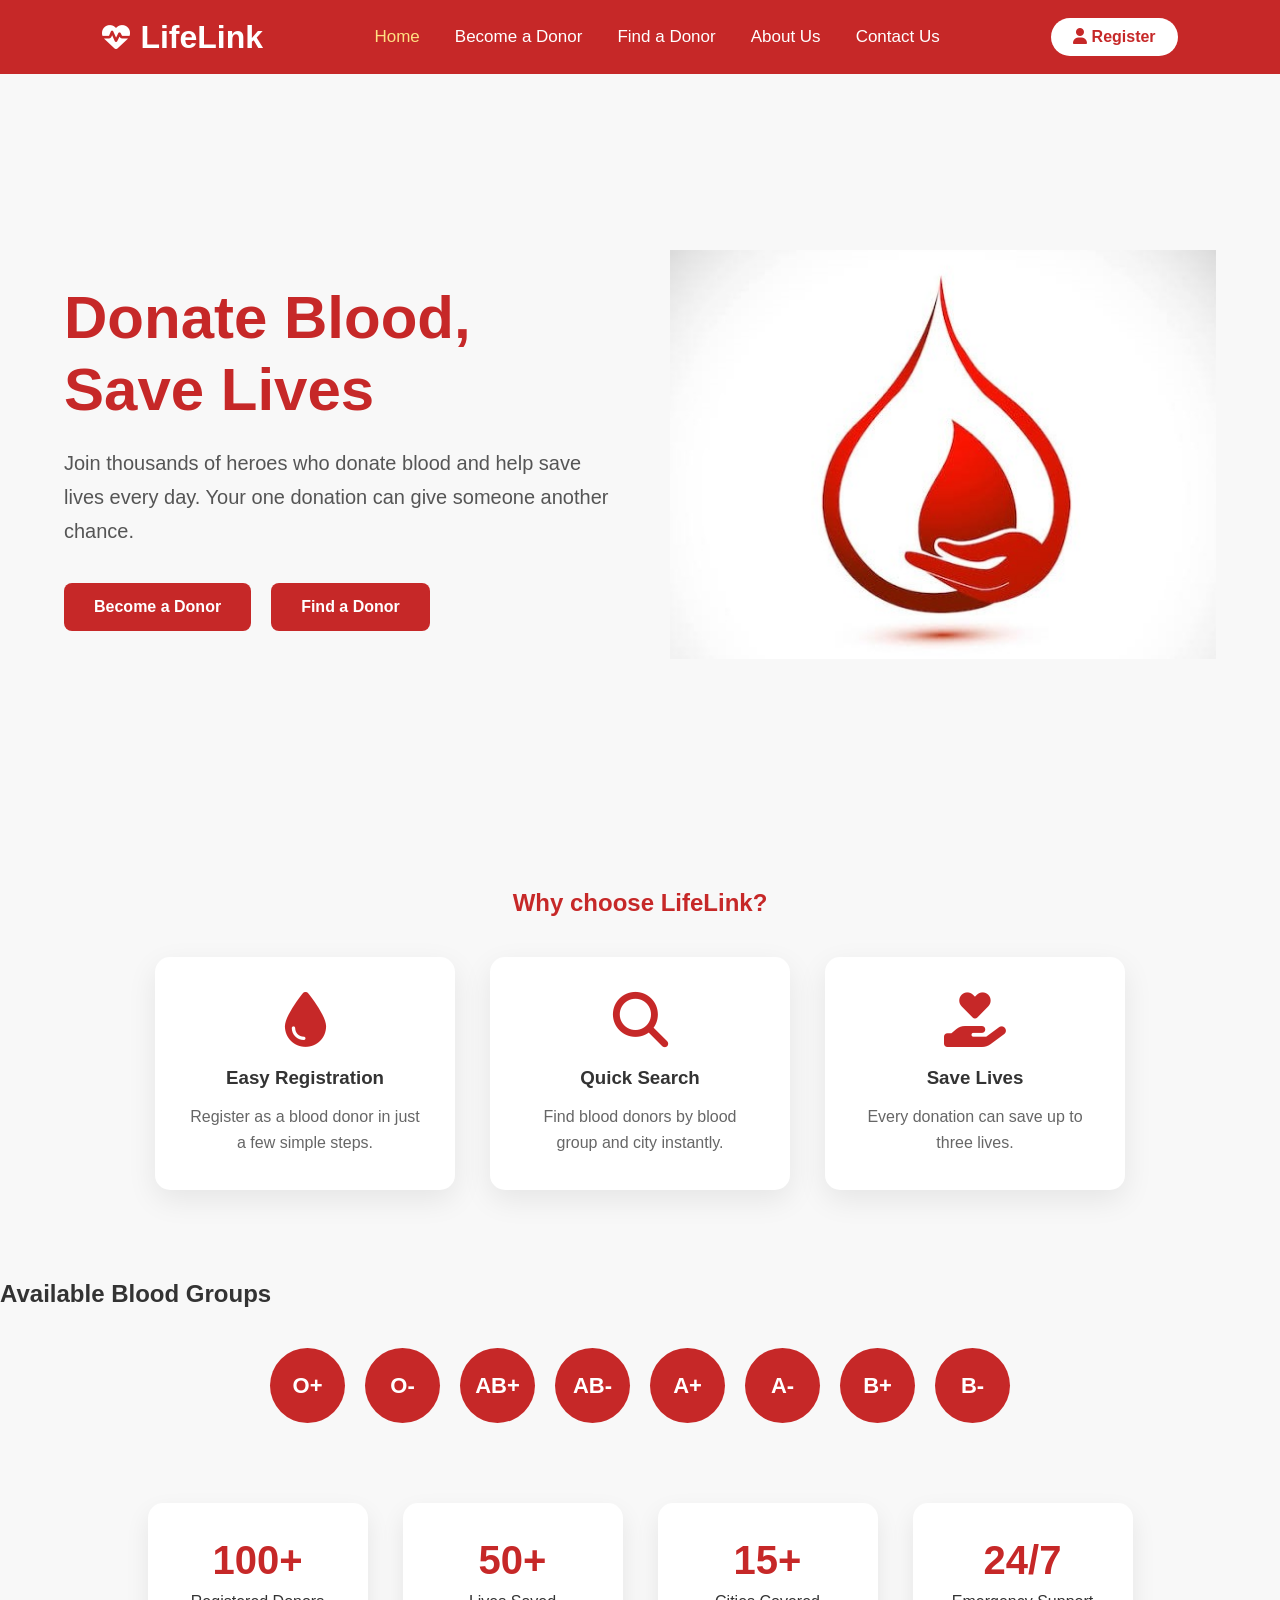
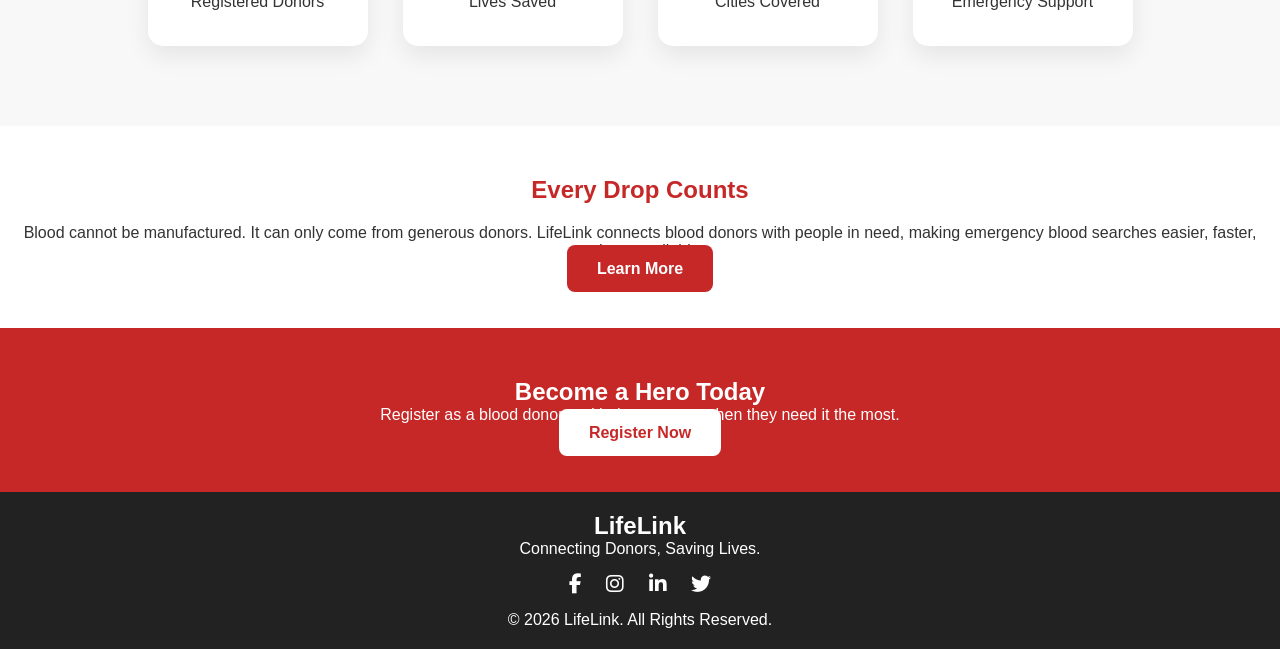
<file: index.html>
<!DOCTYPE html>
<html lang="en">
<head>
    <meta charset="UTF-8">
    <meta name="viewport" content="width=device-width, initial-scale=1.0">
    <title>LifeLink</title>
    <link href="style.css" rel="stylesheet">
    <link href="https://fonts.googleapis.com/css2?family=Poppins:wght@300;400;500;600;700&display=swap" rel="stylesheet">
    <link rel="stylesheet" href="https://cdnjs.cloudflare.com/ajax/libs/font-awesome/6.5.2/css/all.min.css">
</head>
<body>
<!------Navbar-------->
<header>

    <div class="logo">
        <i class="fa-solid fa-heart-pulse"></i>
        <span>LifeLink</span>
    </div>
<nav>
    <ul>
        <li><a href="index.html" class="active">Home</a></li>
        <li><a href="register.html">Become a Donor</a></li>
        <li><a href="search.html">Find a Donor</a></li>
        <li><a href="about.html">About Us</a></li>
        <li><a href="contact.html">Contact Us</a></li>
    </ul>
</nav>
    <a href="register.html" class="login-btn">
        <i class="fa-solid fa-user"></i>
        Register
    </a>

</header>
<!------Hero Section-------->
<section class="hero">
    <div class="hero-text">
        <h1>Donate Blood, Save Lives</h1>
         <p>
            Join thousands of heroes who donate blood and
            help save lives every day.
            Your one donation can give someone another chance.
        </p>
        <div class="button">
            <a href="register.html" class="btn">Become a Donor</a>
            <a href="search.html" class="btn">Find a Donor</a>
        </div>
    </div>
    <!----Hero Image-------->
    <div class="hero-image">
        <img src="lifelink.jpg" alt="Hero Image">
    </div>
</section>


<!------Features Section-------->
<section class="features">
    <h2>Why choose LifeLink?</h2>
    <div class="features-container">
        <div class="card">
            <i class="fa-solid fa-droplet"></i>
            <h3>Easy Registration</h3>

            <p>
                Register as a blood donor in just a few simple steps.
            </p>

        </div>

        <div class="card">

            <i class="fa-solid fa-magnifying-glass"></i>

            <h3>Quick Search</h3>

            <p>
                Find blood donors by blood group and city instantly.
            </p>

        </div>

        <div class="card">

            <i class="fa-solid fa-hand-holding-heart"></i>

            <h3>Save Lives</h3>

            <p>
                Every donation can save up to three lives.
            </p>

        </div>

    </div>

</section>

<!-- ================= BLOOD GROUPS ================= -->

<section class="blood-groups">

    <h2>Available Blood Groups</h2>

    <div class="groups">

        
        <div>O+</div>
        <div>O-</div>
        <div>AB+</div>
        <div>AB-</div>
        <div>A+</div>
        <div>A-</div>
        <div>B+</div>
        <div>B-</div>
        
        

    </div>

</section>

<!-- ================= STATS ================= -->

<section class="stats">

    <div class="stat-box">

        <h2>100+</h2>

        <p>Registered Donors</p>

    </div>

    <div class="stat-box">

        <h2>50+</h2>

        <p>Lives Saved</p>

    </div>

    <div class="stat-box">

        <h2>15+</h2>

        <p>Cities Covered</p>

    </div>

    <div class="stat-box">

        <h2>24/7</h2>

        <p>Emergency Support</p>

    </div>

</section>

<!-- ================= ABOUT ================= -->

<section class="about-home">

    <div class="about-text">

        <h2>Every Drop Counts</h2>

        <p>

            Blood cannot be manufactured. It can only come from
            generous donors.

            LifeLink connects blood donors with people in need,
            making emergency blood searches easier, faster,
            and more reliable.

        </p>

        <a href="about.html" class="btn">
            Learn More
        </a>

    </div>

</section>

<!-- ================= CALL TO ACTION ================= -->

<section class="cta">

    <h2>Become a Hero Today</h2>

    <p>

        Register as a blood donor and help someone when they
        need it the most.

    </p>

    <a href="register.html" class="btn">
        Register Now
    </a>

</section>

<!-- ================= FOOTER ================= -->

<footer>

    <div class="footer-content">

        <h2>LifeLink</h2>

        <p>
            Connecting Donors, Saving Lives.
        </p>

        <div class="social-icons">

            <a href="#"><i class="fab fa-facebook-f"></i></a>

            <a href="#"><i class="fab fa-instagram"></i></a>

            <a href="#"><i class="fab fa-linkedin-in"></i></a>

            <a href="#"><i class="fab fa-twitter"></i></a>

        </div>

        <p class="copyright">

            © 2026 LifeLink. All Rights Reserved.

        </p>

    </div>

</footer>

        </body>
</html>
</file>
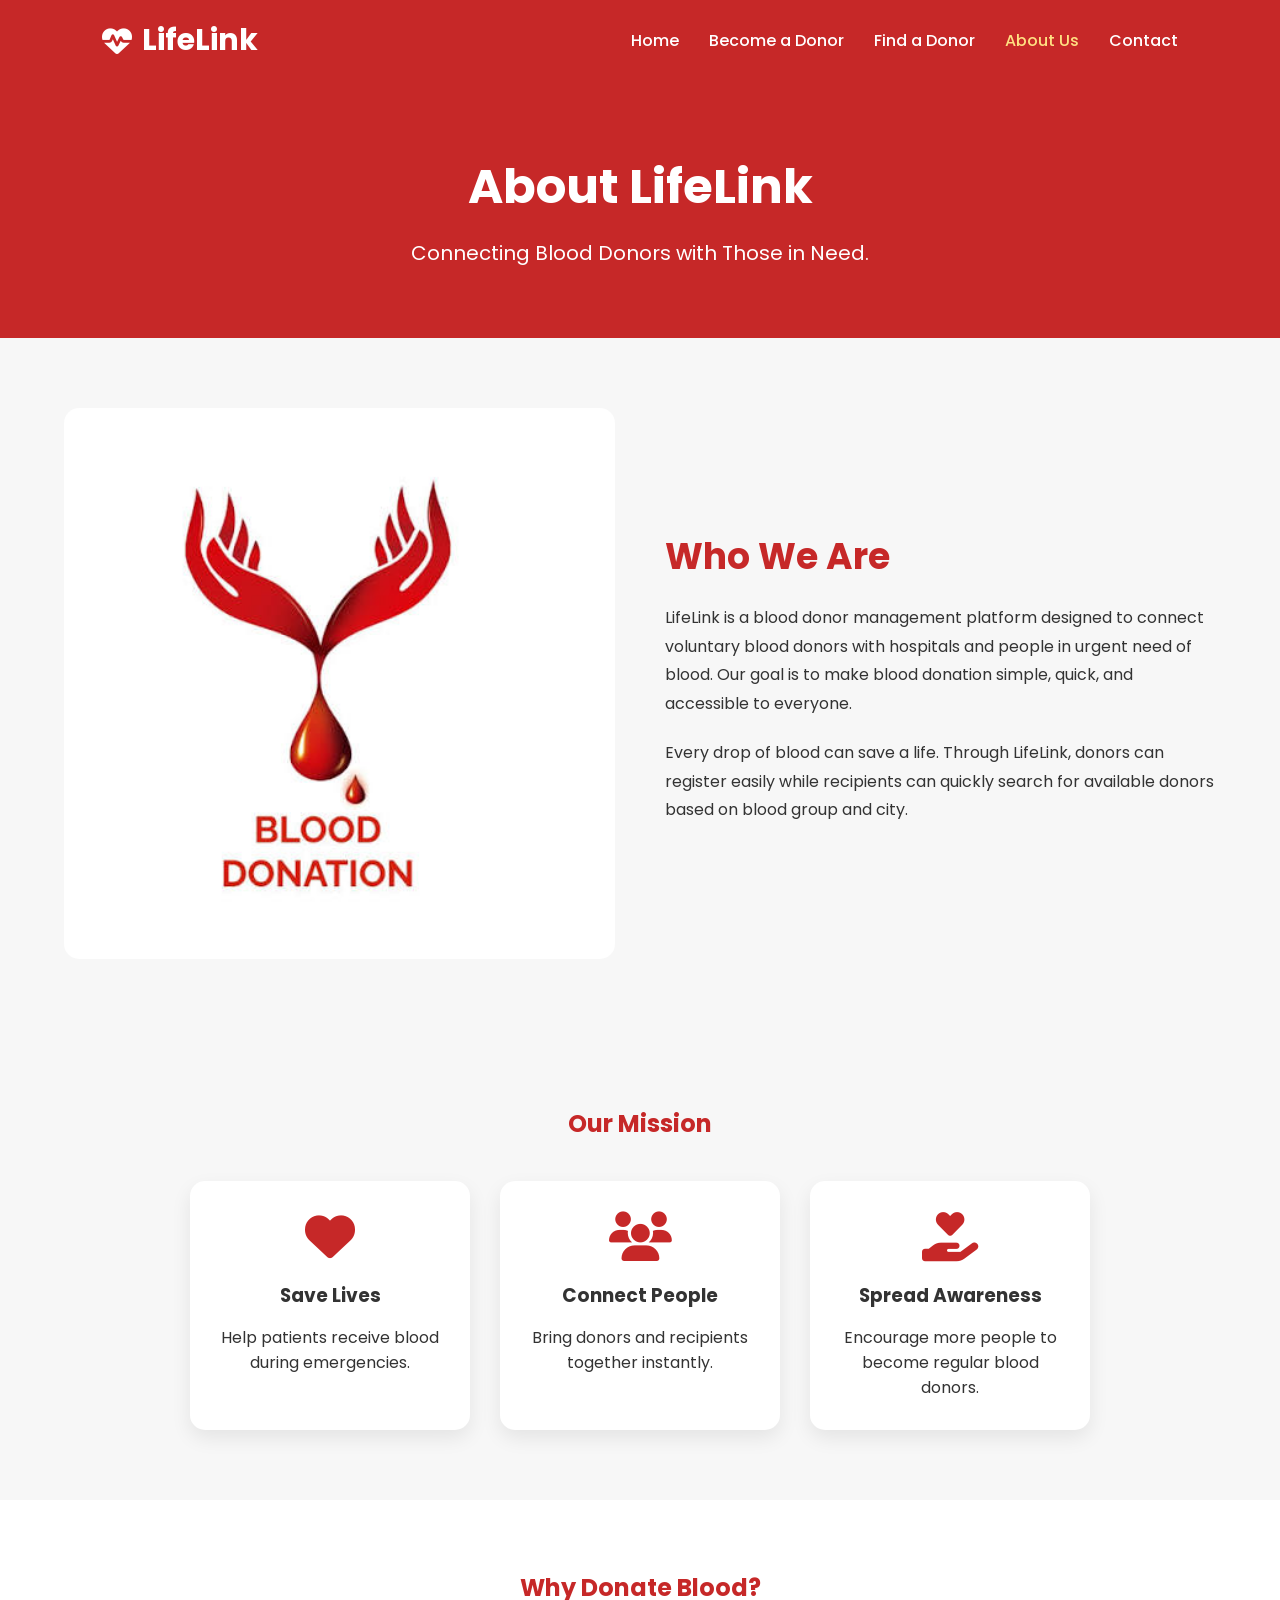
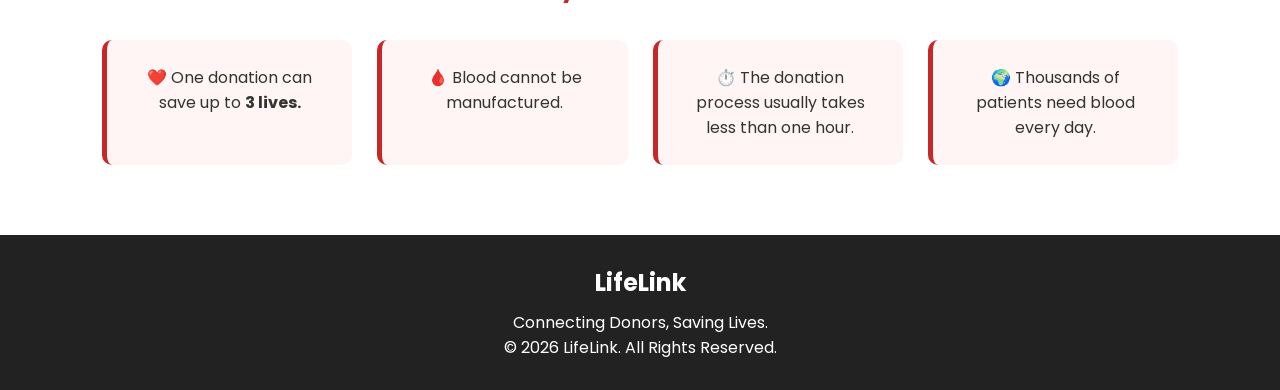
<file: about.html>
<!DOCTYPE html>
<html lang="en">
<head>
    <meta charset="UTF-8">
    <meta name="viewport" content="width=device-width, initial-scale=1.0">
    <title>About Us | LifeLink</title>

    <link rel="stylesheet" href="about.css">

    <link href="https://fonts.googleapis.com/css2?family=Poppins:wght@300;400;500;600;700&display=swap" rel="stylesheet">

    <link rel="stylesheet" href="https://cdnjs.cloudflare.com/ajax/libs/font-awesome/6.5.2/css/all.min.css">

</head>
<body>

<!-- Navbar -->

<header>

    <div class="logo">
        <i class="fa-solid fa-heart-pulse"></i>
        <span>LifeLink</span>
    </div>

    <nav>

        <ul>

            <li><a href="index.html">Home</a></li>
            <li><a href="register.html">Become a Donor</a></li>
            <li><a href="search.html">Find a Donor</a></li>
            <li><a href="about.html" class="active">About Us</a></li>
            <li><a href="contact.html">Contact</a></li>

        </ul>

    </nav>

</header>

<!-- Hero -->

<section class="hero">

    <h1>About LifeLink</h1>

    <p>
        Connecting Blood Donors with Those in Need.
    </p>

</section>

<!-- About -->

<section class="about">

    <div class="about-image">

        <img src="bloodDonor.jpg" alt="Blood Donation">

    </div>

    <div class="about-content">

        <h2>Who We Are</h2>

        <p>
            LifeLink is a blood donor management platform designed to
            connect voluntary blood donors with hospitals and people
            in urgent need of blood. Our goal is to make blood donation
            simple, quick, and accessible to everyone.
        </p>

        <p>
            Every drop of blood can save a life. Through LifeLink,
            donors can register easily while recipients can quickly
            search for available donors based on blood group and city.
        </p>

    </div>

</section>

<!-- Mission -->

<section class="mission">

    <h2>Our Mission</h2>

    <div class="cards">

        <div class="card">

            <i class="fa-solid fa-heart"></i>

            <h3>Save Lives</h3>

            <p>
                Help patients receive blood during emergencies.
            </p>

        </div>

        <div class="card">

            <i class="fa-solid fa-users"></i>

            <h3>Connect People</h3>

            <p>
                Bring donors and recipients together instantly.
            </p>

        </div>

        <div class="card">

            <i class="fa-solid fa-hand-holding-heart"></i>

            <h3>Spread Awareness</h3>

            <p>
                Encourage more people to become regular blood donors.
            </p>

        </div>

    </div>

</section>

<!-- Facts -->

<section class="facts">

    <h2>Why Donate Blood?</h2>

    <div class="fact-container">

        <div class="fact">
            ❤️ One donation can save up to <b>3 lives.</b>
        </div>

        <div class="fact">
            🩸 Blood cannot be manufactured.
        </div>

        <div class="fact">
            ⏱️ The donation process usually takes less than one hour.
        </div>

        <div class="fact">
            🌍 Thousands of patients need blood every day.
        </div>

    </div>

</section>

<!-- Footer -->

<footer>

    <h2>LifeLink</h2>

    <p>Connecting Donors, Saving Lives.</p>

    <p>© 2026 LifeLink. All Rights Reserved.</p>

</footer>

</body>
</html>
</file>
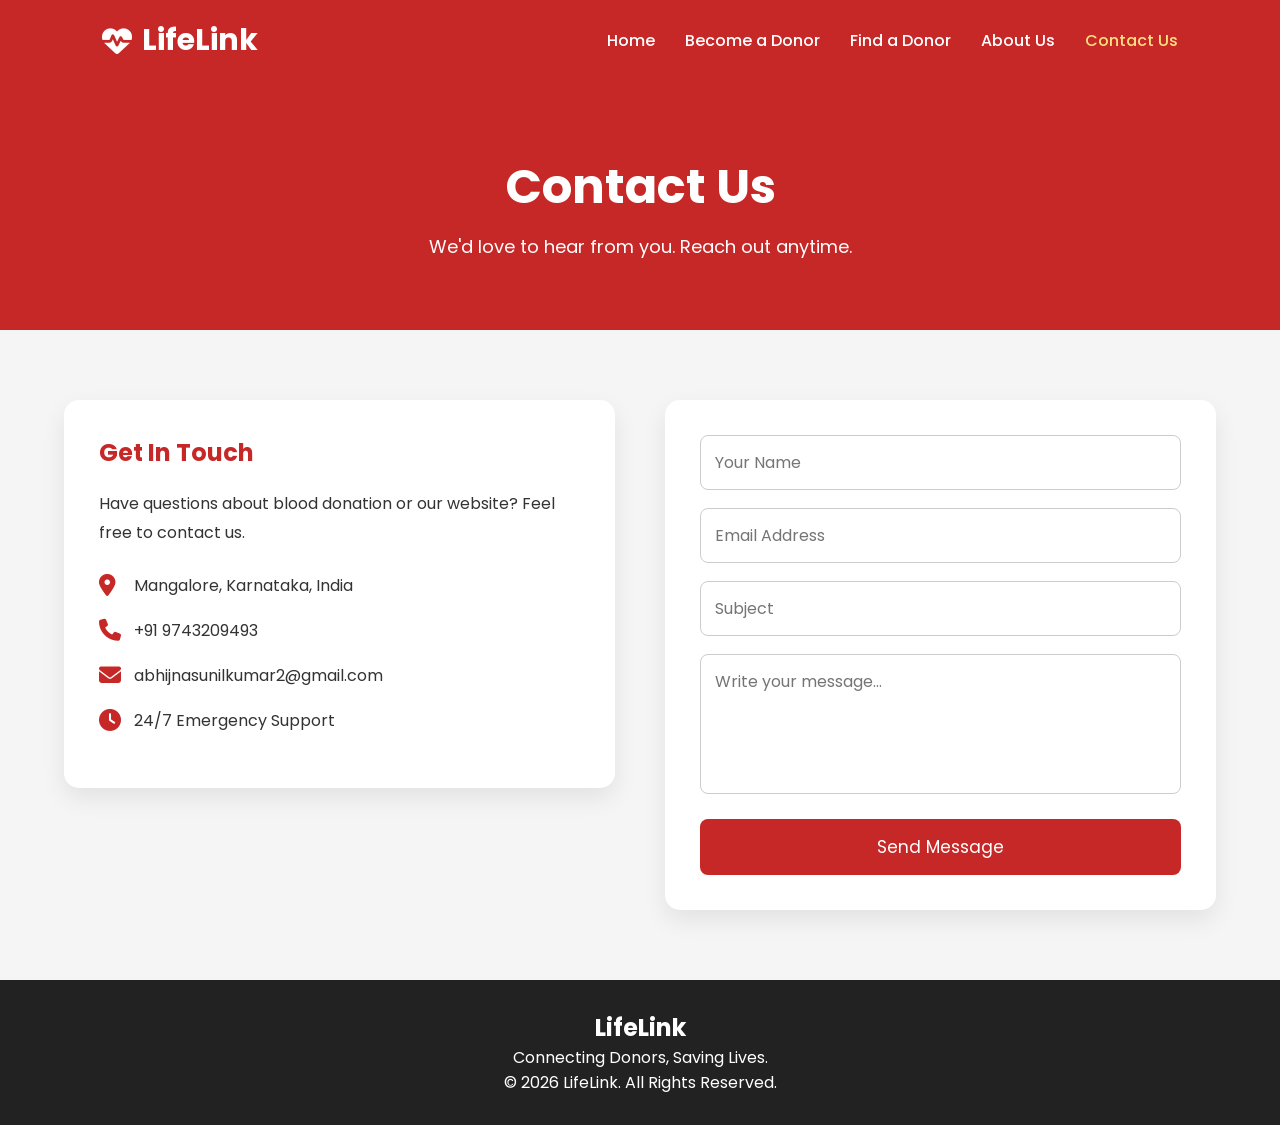
<file: contact.html>
<!DOCTYPE html>
<html lang="en">
<head>
<meta charset="UTF-8">
<meta name="viewport" content="width=device-width, initial-scale=1.0">

<title>Contact Us | LifeLink</title>

<link rel="stylesheet" href="contact.css">

<link href="https://fonts.googleapis.com/css2?family=Poppins:wght@300;400;500;600;700&display=swap" rel="stylesheet">

<link rel="stylesheet" href="https://cdnjs.cloudflare.com/ajax/libs/font-awesome/6.5.2/css/all.min.css">

</head>
<body>

<!-- Navbar -->

<header>

    <div class="logo">
        <i class="fa-solid fa-heart-pulse"></i>
        <span>LifeLink</span>
    </div>

    <nav>
        <ul>

            <li><a href="index.html">Home</a></li>
            <li><a href="register.html">Become a Donor</a></li>
            <li><a href="search.html">Find a Donor</a></li>
            <li><a href="about.html">About Us</a></li>
            <li><a href="contact.html" class="active">Contact Us</a></li>

        </ul>
    </nav>

</header>

<!-- Hero -->

<section class="hero">

    <h1>Contact Us</h1>

    <p>
        We'd love to hear from you. Reach out anytime.
    </p>

</section>

<!-- Contact Section -->

<section class="contact">

    <!-- Contact Info -->

    <div class="contact-info">

        <h2>Get In Touch</h2>

        <p>
            Have questions about blood donation or our website?
            Feel free to contact us.
        </p>

        <div class="info">

            <i class="fas fa-map-marker-alt"></i>

            <span>Mangalore, Karnataka, India</span>

        </div>

        <div class="info">

            <i class="fas fa-phone"></i>

            <span>+91 9743209493</span>

        </div>

        <div class="info">

            <i class="fas fa-envelope"></i>

            <span>abhijnasunilkumar2@gmail.com</span>

        </div>

        <div class="info">

            <i class="fas fa-clock"></i>

            <span>24/7 Emergency Support</span>

        </div>

    </div>

    <!-- Contact Form -->

    <div class="contact-form">

        <form id="contactForm">

            <input type="text" id="name" placeholder="Your Name" required>

<input type="email" id="email" placeholder="Email Address" required>

<input type="text" id="subject" placeholder="Subject" required>

<textarea id="message" placeholder="Write your message..." required></textarea>

            <button type="submit">
                Send Message
            </button>

        </form>

    </div>

</section>

<!-- Footer -->

<footer>

    <h2>LifeLink</h2>

    <p>Connecting Donors, Saving Lives.</p>

    <p>© 2026 LifeLink. All Rights Reserved.</p>

</footer>
<script src="contact.js"></script>

</body>
</html>
</file>
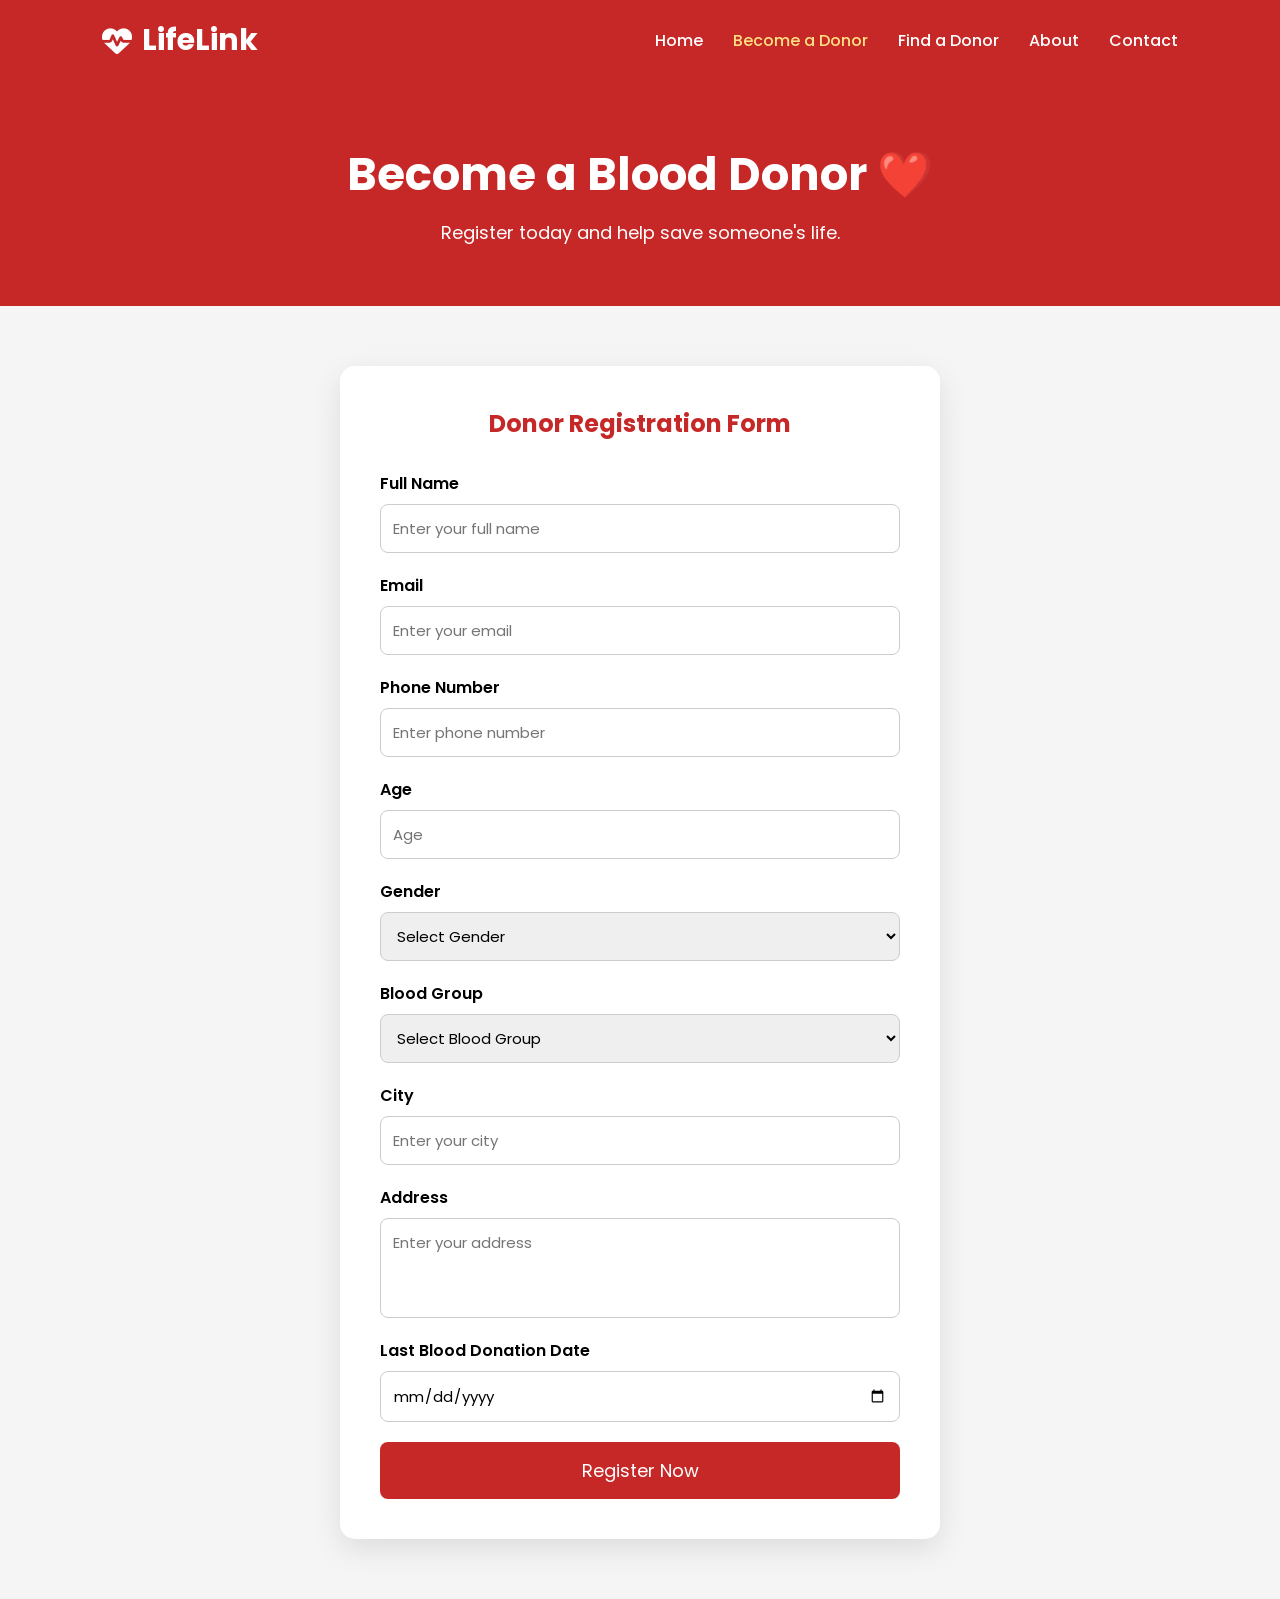
<file: register.html>
<!DOCTYPE html>
<html lang="en">
<head>
    <meta charset="UTF-8">
    <meta name="viewport" content="width=device-width, initial-scale=1.0">
    <title>Register | LifeLink</title>

    <link rel="stylesheet" href="register.css">

    <link href="https://fonts.googleapis.com/css2?family=Poppins:wght@300;400;500;600;700&display=swap" rel="stylesheet">

    <link rel="stylesheet" href="https://cdnjs.cloudflare.com/ajax/libs/font-awesome/6.5.2/css/all.min.css">
</head>

<body>

<!-- Navbar -->

<header>

    <div class="logo">
        <i class="fa-solid fa-heart-pulse"></i>
        <span>LifeLink</span>
    </div>

    <nav>
        <ul>
            <li><a href="index.html">Home</a></li>
            <li><a href="register.html" class="active">Become a Donor</a></li>
            <li><a href="search.html">Find a Donor</a></li>
            <li><a href="about.html">About</a></li>
            <li><a href="contact.html">Contact</a></li>
        </ul>
    </nav>

</header>

<!-- Hero -->

<section class="hero">

    <h1>Become a Blood Donor ❤️</h1>

    <p>
        Register today and help save someone's life.
    </p>

</section>

<!-- Registration Form -->

<section class="register">

<form id="registerForm">

<form id="registerForm">

<h2>Donor Registration Form</h2>

<div class="input-box">
<label>Full Name</label>
<input type="text" id="name" placeholder="Enter your full name" required>
</div>

<div class="input-box">
<label>Email</label>
<input type="email" id="email" placeholder="Enter your email" required>
</div>

<div class="input-box">
<label>Phone Number</label>
<input type="tel" id="phone" placeholder="Enter phone number" required>
</div>

<div class="input-box">
<label>Age</label>
<input type="number" id="age" placeholder="Age" required>
</div>

<div class="input-box">
<label>Gender</label>

<select id="gender" required>
<option value="">Select Gender</option>
<option>Male</option>
<option>Female</option>
<option>Other</option>
</select>

</div>

<div class="input-box">
<label>Blood Group</label>

<select id="bloodGroup" required>
<option value="">Select Blood Group</option>

<option>O+</option>
<option>O-</option>
<option>AB+</option>
<option>AB-</option>
<option>A+</option>
<option>A-</option>
<option>B+</option>
<option>B-</option>


</select>

</div>

<div class="input-box">
<label>City</label>
<input type="text" id="city" placeholder="Enter your city" required>
</div>

<div class="input-box">
<label>Address</label>
<textarea id="address" placeholder="Enter your address" required></textarea>
</div>

<div class="input-box">
<label>Last Blood Donation Date</label>
<input type="date" id="lastDonation" required>
</div>

<button type="submit">Register Now</button>

</form>

</section>
<script src="register.js"></script>
</body>
</html>
</file>
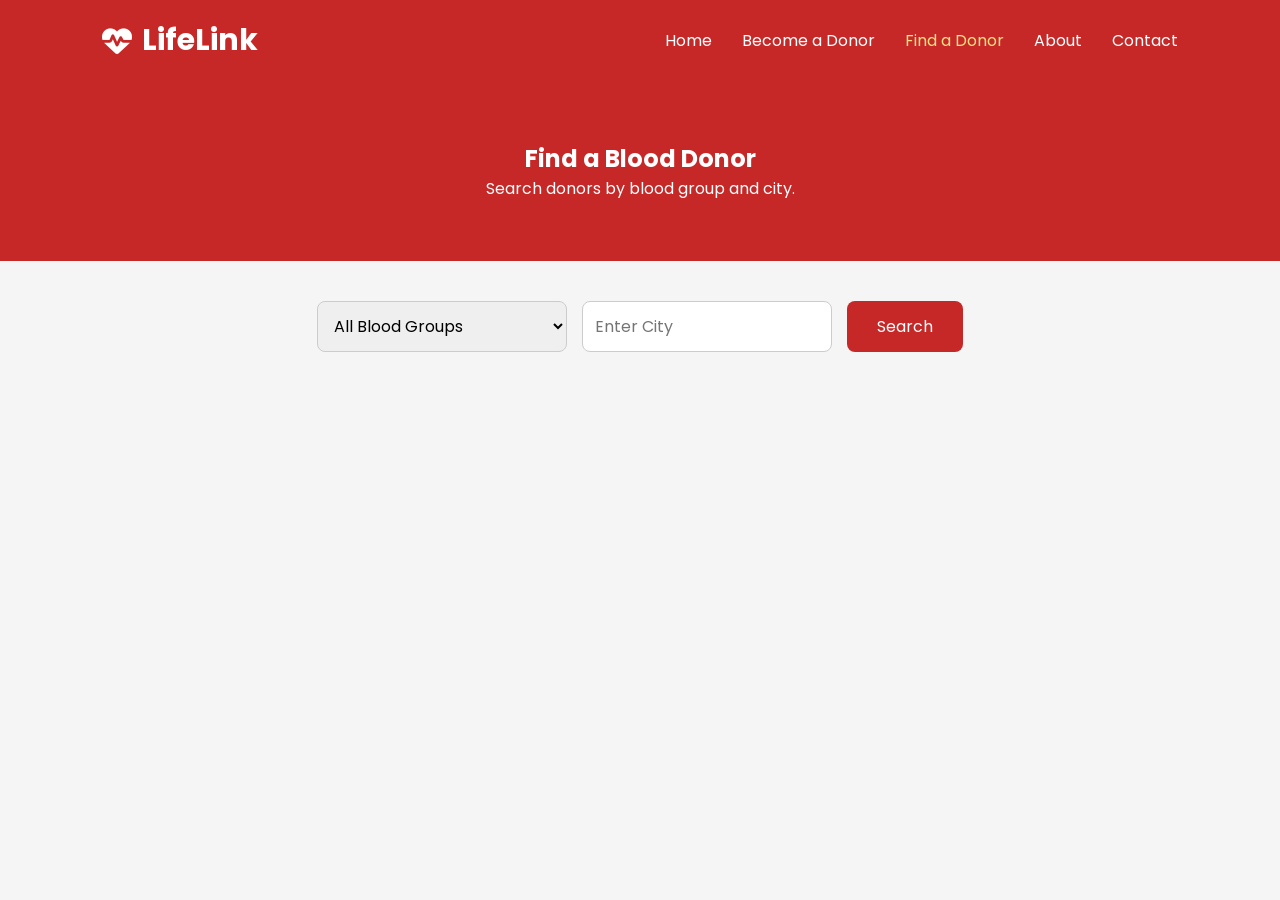
<file: search.html>
<!DOCTYPE html>
<html lang="en">
<head>
<meta charset="UTF-8">
<meta name="viewport" content="width=device-width, initial-scale=1.0">

<title>Find Donor | LifeLink</title>

<link rel="stylesheet" href="search.css">

<link href="https://fonts.googleapis.com/css2?family=Poppins:wght@300;400;500;600;700&display=swap" rel="stylesheet">

<link rel="stylesheet" href="https://cdnjs.cloudflare.com/ajax/libs/font-awesome/6.5.2/css/all.min.css">

</head>
<body>

<header>

<div class="logo">
<i class="fa-solid fa-heart-pulse"></i>
<span>LifeLink</span>
</div>

<nav>
<ul>

<li><a href="index.html">Home</a></li>
<li><a href="register.html">Become a Donor</a></li>
<li><a href="search.html" class="active">Find a Donor</a></li>
<li><a href="about.html">About</a></li>
<li><a href="contact.html">Contact</a></li>

</ul>
</nav>

</header>

<section class="hero">

<h1>Find a Blood Donor</h1>

<p>Search donors by blood group and city.</p>

</section>

<section class="search-box">

<select id="bloodGroup">

<option value="">All Blood Groups</option>


<option>O+</option>
<option>O-</option>
<option>AB+</option>
<option>AB-</option>
<option>A+</option>
<option>A-</option>
<option>B+</option>
<option>B-</option>


</select>

<input type="text" id="city" placeholder="Enter City">

<button onclick="searchDonor()">Search</button>

</section>

<section>

<div id="result" class="results"></div>

</section>

<script src="search.js"></script>

</body>
</html>
</file>
<file: style.css>
/* Reset */

*{
    margin:0;
    padding:0;
    box-sizing:border-box;
    font-family:Arial, sans-serif;
}

body{
    background:#f8f8f8;
    color:#333;
}

/* Navbar */
header{
    background:#c62828;
    display:flex;
    justify-content:space-between;
    align-items:center;
    padding:18px 8%;
    position:sticky;
    top:0;
    z-index:1000;
}

.logo{
    display:flex;
    align-items:center;
    color:#fff;
    font-size:32px;
    font-weight:700;
}

.logo i{
    margin-right:10px;
    font-size:28px;
}

nav ul{
    display:flex;
    list-style:none;
    gap:35px;
}

nav ul li a{
    color:#fff;
    text-decoration:none;
    font-size:17px;
    font-weight:500;
    transition:.3s;
}

nav ul li a:hover,
nav ul li a.active{
    color:#ffe082;
}

.login-btn{
    background:#fff;
    color:#c62828;
    text-decoration:none;
    padding:10px 22px;
    border-radius:30px;
    font-weight:600;
    transition:.3s;
}

.login-btn:hover{
    background:#f4f4f4;
}

/* Hero */
.hero{
    width:90%;
    margin:auto;
    min-height:85vh;

    display:flex;
    justify-content:space-between;
    align-items:center;
    gap:60px;
}

.hero-text{
    flex:1;
}

.hero-text h1{
    font-size:60px;
    color:#c62828;
    line-height:1.2;
    margin-bottom:20px;
}

.hero-text p{
    font-size:20px;
    color:#555;
    line-height:1.7;
    margin-bottom:35px;
}

.hero-image{
    flex:1;
    text-align:center;
}

.hero-image img{
    width:100%;
    max-width:550px;
}
/* Buttons */

.button{
    display:flex;
    gap:20px;
}

.btn{
    background:#c62828;
    color:white;
    padding:15px 30px;
    text-decoration:none;
    border-radius:8px;
    font-weight:600;
    transition:.3s;
}

.btn:hover{
    background:#a51d1d;
    transform:translateY(-3px);
}

/* Features */

.features{
    text-align:center;
    padding:50px 20px;
}

.features h2{
    color:#c62828;
    margin-bottom:30px;
}

.features-container{
    width:90%;
    margin:40px auto;

    display:flex;
    justify-content:center;
    gap:35px;
    flex-wrap:wrap;
}

.card{
    width:300px;
    background:white;
    padding:35px;
    border-radius:15px;
    text-align:center;
    box-shadow:0 10px 30px rgba(0,0,0,.08);
    transition:.4s;
}

.card:hover{
    transform:translateY(-10px);
}

.card i{
    font-size:55px;
    color:#c62828;
    margin-bottom:20px;
}

.card h3{
    margin-bottom:15px;
}

.card p{
    color:#666;
    line-height:1.6;
}

/* Blood Groups */

.groups{
    display:flex;
    justify-content:center;
    gap:20px;
    flex-wrap:wrap;
    margin-top:40px;
}

.groups div{
    width:75px;
    height:75px;
    background:#c62828;
    color:white;

    border-radius:50%;

    display:flex;
    justify-content:center;
    align-items:center;

    font-size:22px;
    font-weight:bold;

    transition:.3s;
}

.groups div:hover{
    transform:scale(1.1);
}
/* Statistics */

.stats{
    display:flex;
    justify-content:center;
    gap:35px;
    flex-wrap:wrap;

    padding:80px 8%;
}

.stat-box{
    width:220px;
    background:white;
    border-radius:15px;
    padding:35px;

    text-align:center;

    box-shadow:0 10px 25px rgba(0,0,0,.08);
}

.stat-box h2{
    color:#c62828;
    font-size:40px;
    margin-bottom:10px;
}

/* About */

.about-home{
    text-align:center;
    padding:50px 20px;
    background:white;
}

.about-home h2{
    color:#c62828;
    margin-bottom:20px;
}

/* CTA */

.cta{
    background:#c62828;
    color:white;
    text-align:center;
    padding:50px 20px;
}

.cta .btn{
    background:white;
    color:#c62828;
}

/* Footer */

footer{
    background:#222;
    color:white;
    text-align:center;
    padding:20px;
}

.social-icons{
    margin:15px 0;
}

.social-icons a{
    color:white;
    margin:10px;
    font-size:20px;
}

/* Responsive */

@media(max-width:900px){

header{
    flex-direction:column;
    gap:20px;
}

nav ul{
    flex-direction:column;
    text-align:center;
    gap:15px;
}

.hero{
    flex-direction:column-reverse;
    text-align:center;
    padding:60px 0;
}

.hero-text h1{
    font-size:42px;
}

.button{
    justify-content:center;
    flex-wrap:wrap;
}

.hero-image img{
    max-width:400px;
}

}
</file>
<file: about.css>
*{
    margin:0;
    padding:0;
    box-sizing:border-box;
    font-family:'Poppins',sans-serif;
}

body{
    background:#f7f7f7;
    color:#333;
}

/* Navbar */

header{
    background:#c62828;
    display:flex;
    justify-content:space-between;
    align-items:center;
    padding:18px 8%;
}

.logo{
    display:flex;
    align-items:center;
    color:white;
    font-size:30px;
    font-weight:700;
}

.logo i{
    margin-right:10px;
}

nav ul{
    display:flex;
    list-style:none;
    gap:30px;
}

nav a{
    color:white;
    text-decoration:none;
    font-weight:500;
}

nav a:hover,
.active{
    color:#ffe082;
}

/* Hero */

.hero{
    background:#c62828;
    color:white;
    text-align:center;
    padding:70px 20px;
}

.hero h1{
    font-size:48px;
    margin-bottom:15px;
}

.hero p{
    font-size:20px;
}

/* About */

.about{
    width:90%;
    margin:70px auto;

    display:flex;
    align-items:center;
    gap:50px;
}

.about-image{
    flex:1;
}

.about-image img{
    width:100%;
    border-radius:15px;
}

.about-content{
    flex:1;
}

.about-content h2{
    color:#c62828;
    font-size:36px;
    margin-bottom:20px;
}

.about-content p{
    line-height:1.8;
    margin-bottom:20px;
}

/* Mission */

.mission{
    padding:70px 8%;
    text-align:center;
}

.mission h2{
    color:#c62828;
    margin-bottom:40px;
}

.cards{
    display:flex;
    justify-content:center;
    gap:30px;
    flex-wrap:wrap;
}

.card{
    width:280px;
    background:white;
    padding:30px;
    border-radius:15px;
    box-shadow:0 8px 20px rgba(0,0,0,.08);
    transition:.3s;
}

.card:hover{
    transform:translateY(-8px);
}

.card i{
    font-size:50px;
    color:#c62828;
    margin-bottom:20px;
}

.card h3{
    margin-bottom:15px;
}

/* Facts */

.facts{
    background:white;
    padding:70px 8%;
    text-align:center;
}

.facts h2{
    color:#c62828;
    margin-bottom:35px;
}

.fact-container{
    display:grid;
    grid-template-columns:repeat(auto-fit,minmax(250px,1fr));
    gap:25px;
}

.fact{
    background:#fff5f5;
    padding:25px;
    border-left:5px solid #c62828;
    border-radius:10px;
}

/* Footer */

footer{
    background:#222;
    color:white;
    text-align:center;
    padding:30px;
}

footer h2{
    margin-bottom:10px;
}

/* Responsive */

@media(max-width:768px){

header{
    flex-direction:column;
    gap:20px;
}

nav ul{
    flex-direction:column;
    text-align:center;
}

.about{
    flex-direction:column;
}

.hero h1{
    font-size:36px;
}

}
</file>
<file: contact.css>
*{
    margin:0;
    padding:0;
    box-sizing:border-box;
    font-family:'Poppins',sans-serif;
}

body{
    background:#f5f5f5;
    color:#333;
}

/* Navbar */

header{
    background:#c62828;
    display:flex;
    justify-content:space-between;
    align-items:center;
    padding:18px 8%;
}

.logo{
    color:white;
    font-size:30px;
    font-weight:700;
    display:flex;
    align-items:center;
}

.logo i{
    margin-right:10px;
}

nav ul{
    display:flex;
    list-style:none;
    gap:30px;
}

nav ul li a{
    text-decoration:none;
    color:white;
    font-weight:500;
}

nav ul li a:hover,
nav ul li a.active{
    color:#ffe082;
}

/* Hero */

.hero{
    background:#c62828;
    color:white;
    text-align:center;
    padding:70px 20px;
}

.hero h1{
    font-size:48px;
}

.hero p{
    margin-top:10px;
    font-size:18px;
}

/* Contact */

.contact{

    width:90%;
    margin:70px auto;

    display:flex;
    gap:50px;

    justify-content:space-between;
    align-items:flex-start;

}

.contact-info{

    flex:1;
    background:white;

    padding:35px;

    border-radius:15px;

    box-shadow:0 10px 25px rgba(0,0,0,.08);

}

.contact-info h2{
    color:#c62828;
    margin-bottom:20px;
}

.contact-info p{
    line-height:1.8;
    margin-bottom:25px;
}

.info{
    display:flex;
    align-items:center;
    margin:20px 0;
}

.info i{
    color:#c62828;
    font-size:22px;
    width:35px;
}

.contact-form{

    flex:1;

    background:white;

    padding:35px;

    border-radius:15px;

    box-shadow:0 10px 25px rgba(0,0,0,.08);

}

.contact-form h2{

    color:#c62828;

    margin-bottom:25px;

}

.contact-form input,
.contact-form textarea{

    width:100%;

    padding:14px;

    margin-bottom:18px;

    border:1px solid #ccc;

    border-radius:8px;

    font-size:16px;

}

.contact-form textarea{

    height:140px;

    resize:none;

}

button{

    width:100%;

    padding:15px;

    border:none;

    background:#c62828;

    color:white;

    font-size:17px;

    border-radius:8px;

    cursor:pointer;

    transition:.3s;

}

button:hover{

    background:#a51d1d;

}

/* Footer */

footer{

    background:#222;

    color:white;

    text-align:center;

    padding:30px;

    margin-top:50px;

}

/* Responsive */

@media(max-width:768px){

header{

    flex-direction:column;

    gap:20px;

}

nav ul{

    flex-direction:column;

    text-align:center;

}

.contact{

    flex-direction:column;

}

.hero h1{

    font-size:36px;

}

}
</file>
<file: register.css>
*{
    margin:0;
    padding:0;
    box-sizing:border-box;
    font-family:'Poppins',sans-serif;
}

body{
    background:#f5f5f5;
}

/* Navbar */

header{
    background:#c62828;
    color:white;
    display:flex;
    justify-content:space-between;
    align-items:center;
    padding:18px 8%;
}

.logo{
    display:flex;
    align-items:center;
    font-size:30px;
    font-weight:700;
}

.logo i{
    margin-right:10px;
}

nav ul{
    display:flex;
    list-style:none;
    gap:30px;
}

nav a{
    color:white;
    text-decoration:none;
    font-weight:500;
}

nav a:hover,
nav .active{
    color:#ffe082;
}

/* Hero */

.hero{
    background:#c62828;
    color:white;
    text-align:center;
    padding:60px 20px;
}

.hero h1{
    font-size:45px;
    margin-bottom:10px;
}

.hero p{
    font-size:18px;
}

/* Form */

.register{
    display:flex;
    justify-content:center;
    padding:60px 20px;
}

form{
    width:600px;
    background:white;
    padding:40px;
    border-radius:15px;
    box-shadow:0 10px 30px rgba(0,0,0,.1);
}

form h2{
    text-align:center;
    color:#c62828;
    margin-bottom:30px;
}

.input-box{
    display:flex;
    flex-direction:column;
    margin-bottom:20px;
}

.input-box label{
    margin-bottom:8px;
    font-weight:600;
}

.input-box input,
.input-box select,
.input-box textarea{

    padding:12px;
    border:1px solid #ccc;
    border-radius:8px;
    font-size:15px;
}

textarea{
    resize:none;
    height:100px;
}

button{
    width:100%;
    padding:15px;
    border:none;
    background:#c62828;
    color:white;
    font-size:18px;
    border-radius:8px;
    cursor:pointer;
    transition:.3s;
}

button:hover{
    background:#a71d1d;
}

@media(max-width:768px){

header{
    flex-direction:column;
    gap:20px;
}

nav ul{
    flex-direction:column;
    text-align:center;
}

.hero h1{
    font-size:35px;
}

form{
    width:100%;
}

}
</file>
<file: search.css>
*{
margin:0;
padding:0;
box-sizing:border-box;
font-family:'Poppins',sans-serif;
}

body{
background:#f5f5f5;
}

header{
background:#c62828;
display:flex;
justify-content:space-between;
align-items:center;
padding:18px 8%;
}

.logo{
color:white;
font-size:30px;
font-weight:700;
display:flex;
align-items:center;
}

.logo i{
margin-right:10px;
}

nav ul{
display:flex;
list-style:none;
gap:30px;
}

nav a{
color:white;
text-decoration:none;
}

nav a.active,
nav a:hover{
color:#ffe082;
}

.hero{
background:#c62828;
color:white;
text-align:center;
padding:60px;
}

.search-box{

width:90%;
margin:40px auto;

display:flex;
justify-content:center;
gap:15px;
flex-wrap:wrap;

}

.search-box select,
.search-box input{

padding:12px;
width:250px;
border:1px solid #ccc;
border-radius:8px;
font-size:16px;

}

.search-box button{

padding:12px 30px;
border:none;
background:#c62828;
color:white;
border-radius:8px;
cursor:pointer;
font-size:16px;

}

.results{

width:90%;
margin:40px auto;

display:grid;
grid-template-columns:repeat(auto-fit,minmax(300px,1fr));

gap:25px;

}

.card{

background:white;
padding:25px;
border-radius:15px;
box-shadow:0 5px 15px rgba(0,0,0,.1);

}

.card h3{
color:#c62828;
margin-bottom:10px;
}

.card p{
margin:8px 0;
}

@media(max-width:768px){

header{
flex-direction:column;
gap:20px;
}

nav ul{
flex-direction:column;
text-align:center;
}

}
</file>
